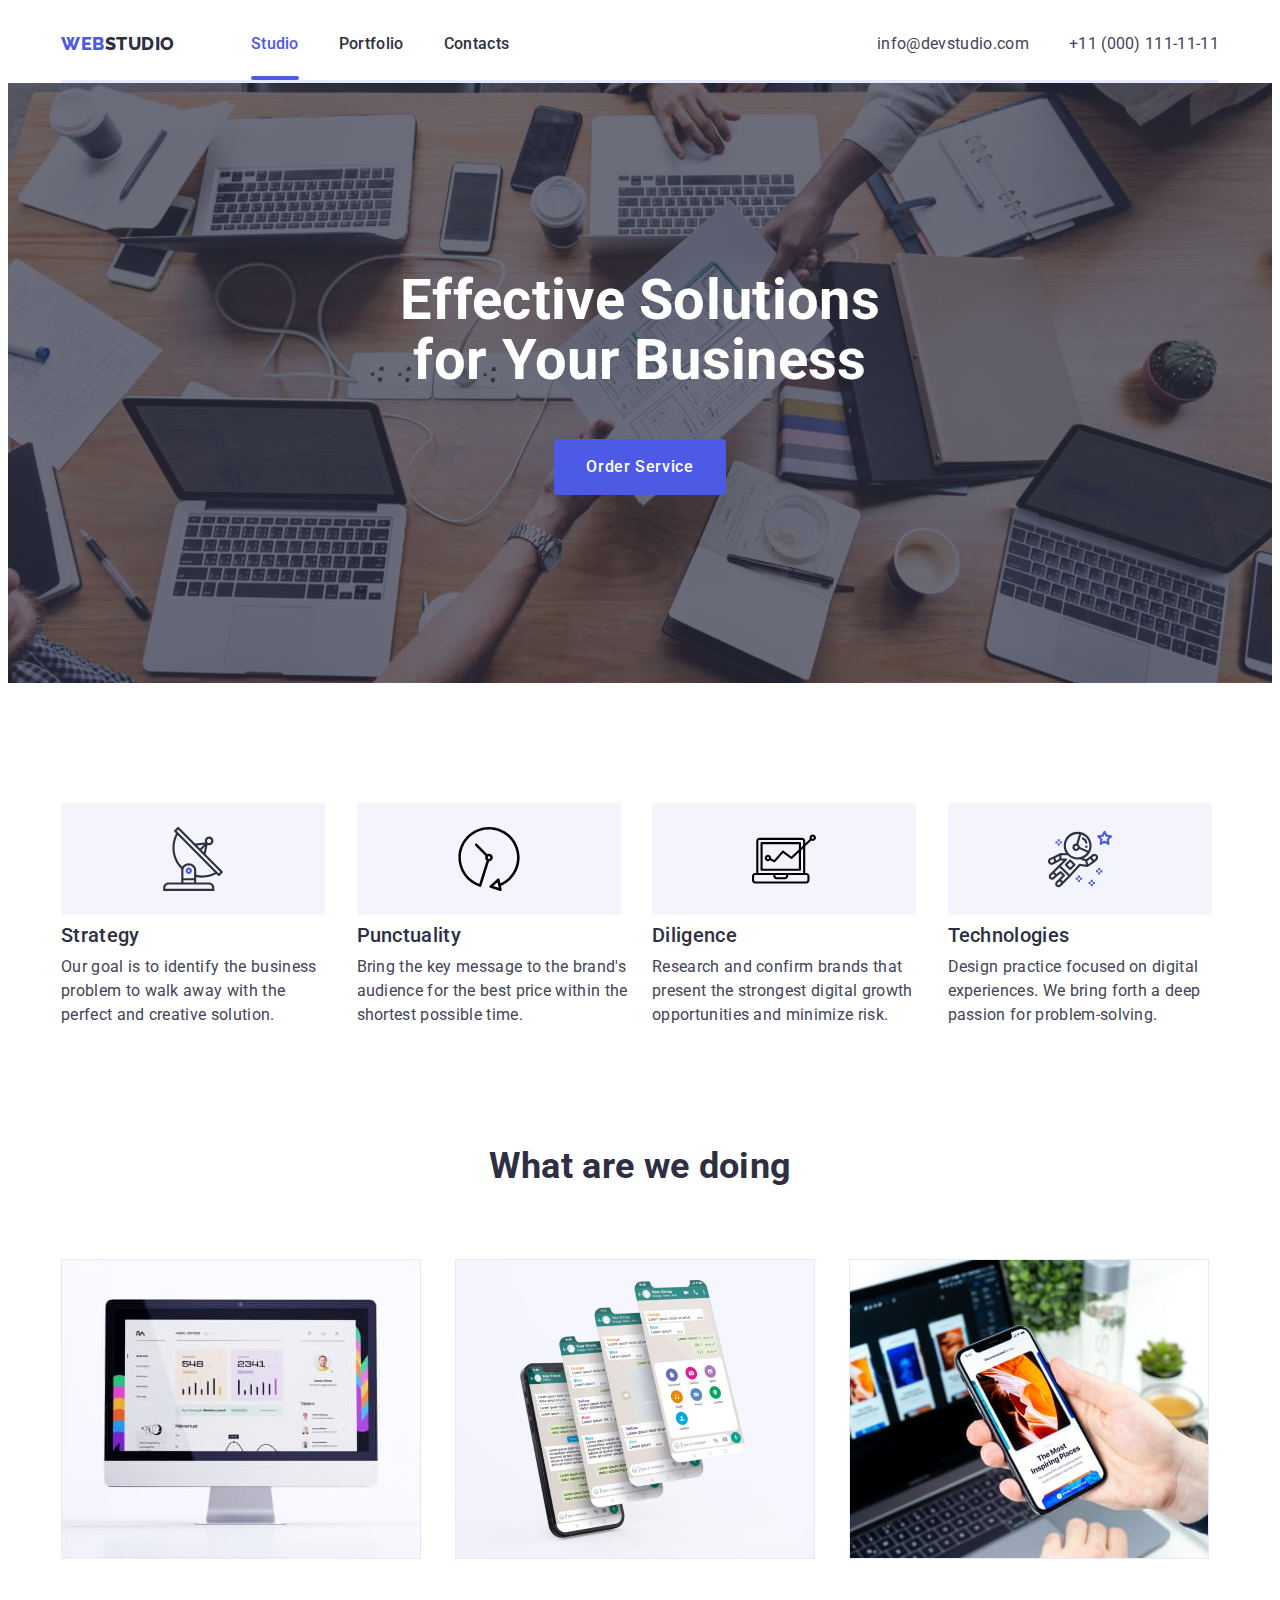
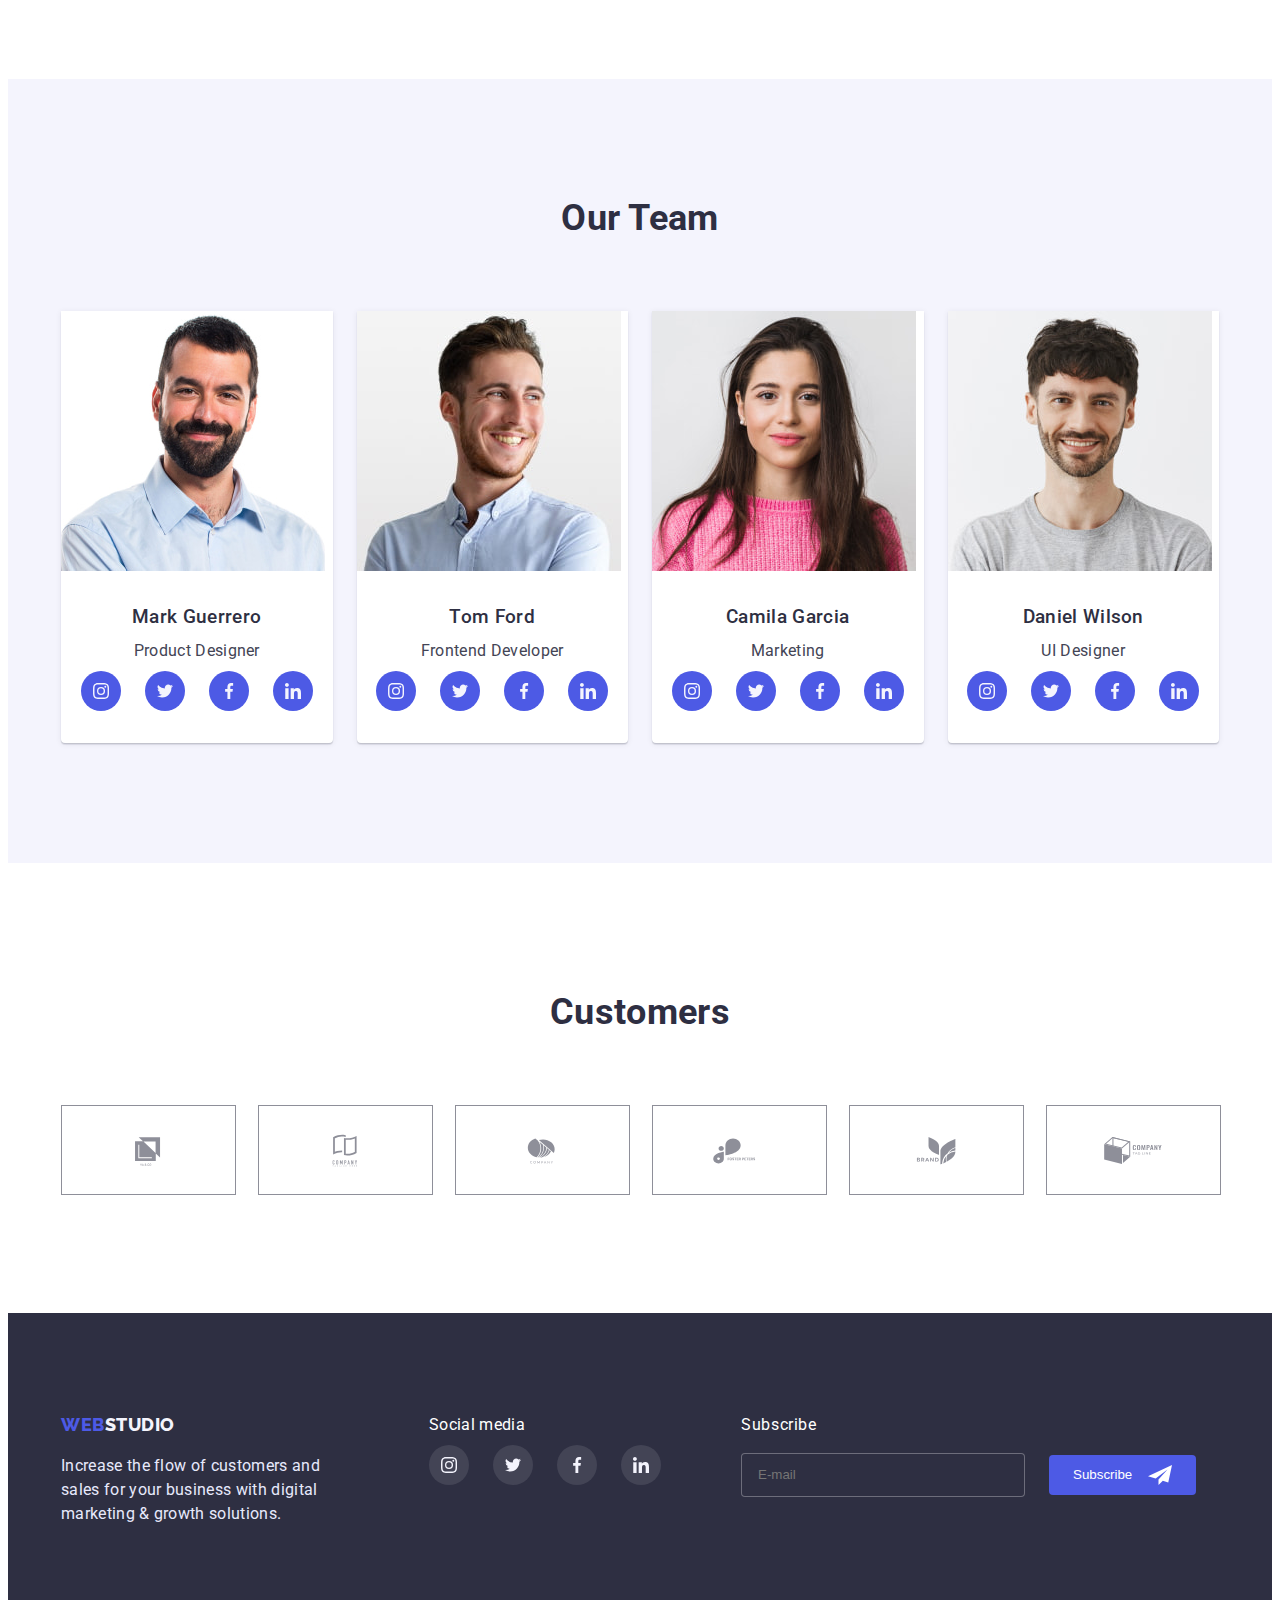
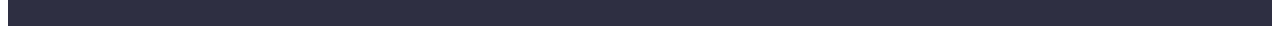
<file: index.html>
<!DOCTYPE html>
<html lang="en">
  <head>
    <meta charset="UTF-8" />
    <meta http-equiv="X-UA-Compatible" content="IE=edge" />
    <meta name="viewport" content="width=device-width, initial-scale=1.0" />
    <title>WebStudio</title>

    <link rel="preconnect" href="https://fonts.googleapis.com" />
    <link rel="preconnect" href="https://fonts.gstatic.com" crossorigin />
    <link
      href="https://fonts.googleapis.com/css2?family=Raleway:wght@800&family=Roboto:wght@400;500;700;900&display=swap"
      rel="stylesheet"
    />

    <link
      rel="stylesheet"
      href="https://cdnjs.cloudflare.com/ajax/libs/modern-normalize/1.1.0/modern-normalize.min.css"
      integrity="sha512-wpPYUAdjBVSE4KJnH1VR1HeZfpl1ub8YT/NKx4PuQ5NmX2tKuGu6U/JRp5y+Y8XG2tV+wKQpNHVUX03MfMFn9Q=="
      crossorigin="anonymous"
      referrerpolicy="no-referrer"
    />

    <!--Styles-->
    <link rel="stylesheet" href="./css/styles.css" />
  </head>
  <body>
    <header>
      <div class="container">
        <div class="header-container">
          <nav class="header-nav">
            <a href="./index.html" class="logo_first"
              >Web<span class="logo_second">Studio</span></a
            >

            <ul class="site-nav list">
              <li><a href="./index.html" class="link current">Studio</a></li>
              <li><a href="./portfolio.html" class="link">Portfolio</a></li>
              <li><a href="" class="link">Contacts</a></li>
            </ul>
          </nav>
          <address class="address-nav">
            <ul class="addres-contact list">
              <li>
                <a href="mailto:info@devstudio.com" class="link current"
                  >info@devstudio.com</a
                >
              </li>
              <li>
                <a href="tel:+110001111111" class="link current"
                  >+11 (000) 111-11-11</a
                >
              </li>
            </ul>
          </address>
        </div>
      </div>
    </header>

    <main>
      <section class="fon-hero-title">
        <div class="container">
          <h1 class="hero-title">Effective Solutions for Your Business</h1>
          <button class="button-main" data-modal-open>Order Service</button>
        </div>
      </section>

      <section class="block-description">
        <div class="container">
          <ul class="title-description">
            <li class="class-description">
              <div href="" class="description-icon">
                <svg class="photo-description">
                  <use href="./images/icons.svg#icon-strategy"></use>
                </svg>
              </div>

              <h3 class="section-title">Strategy</h3>
              <p class="section-description">
                Our goal is to identify the business problem to walk away with
                the perfect and creative solution.
              </p>
            </li>

            <li class="class-description">
              <div href="" class="description-icon">
                <svg class="photo-description">
                  <use href="./images/icons.svg#icon-punctuality"></use>
                </svg>
              </div>
              <h3 class="section-title">Punctuality</h3>
              <p class="section-description">
                Bring the key message to the brand's audience for the best price
                within the shortest possible time.
              </p>
            </li>

            <li class="class-description">
              <div href="" class="description-icon">
                <svg class="photo-description">
                  <use href="./images/icons.svg#icon-diligence"></use>
                </svg>
              </div>
              <h3 class="section-title">Diligence</h3>
              <p class="section-description">
                Research and confirm brands that present the strongest digital
                growth opportunities and minimize risk.
              </p>
            </li>

            <li class="class-description">
              <div href="" class="description-icon">
                <svg class="photo-description">
                  <use href="./images/icons.svg#icon-technology"></use>
                </svg>
              </div>

              <h3 class="section-title">Technologies</h3>
              <p class="section-description">
                Design practice focused on digital experiences. We bring forth a
                deep passion for problem-solving.
              </p>
            </li>
          </ul>
        </div>
      </section>

      <section class="block-doing">
        <div class="container">
          <h2 class="doing">What are we doing</h2>
          <ul class="doing-section">
            <li class="doing-colm">
              <img
                class="photo"
                src="./images/img_1.jpg"
                alt="img1"
                width="360"
              />
            </li>
            <li class="doing-colm">
              <img
                class="photo"
                src="./images/img_2.jpg"
                alt="img2"
                width="360"
              />
            </li>
            <li class="doing-colm">
              <img
                class="photo"
                src="./images/img_3.jpg"
                alt="img3"
                width="360"
              />
            </li>
          </ul>
        </div>
      </section>

      <section class="teams-fon">
        <div class="container">
          <h2 class="teams">Our Team</h2>
          <ul class="team-class">
            <li class="worker-fon">
              <img
                class="photo"
                src="./images/team_card_1.jpg"
                alt="Team Card 1"
                width="264"
                height="260"
              />
              <div class="worker-section">
                <h3 class="worker">Mark Guerrero</h3>
                <p class="team-job">Product Designer</p>
                <ul class="social-list">
                  <li class="social-class">
                    <a href="https://www.instagram.com/" class="social-icon">
                      <svg class="social-item">
                        <use href="./images/icons.svg#icon-instagram"></use>
                      </svg>
                    </a>
                  </li>

                  <li class="social-class">
                    <a href="https://twitter.com/?lang=uk" class="social-icon">
                      <svg class="social-item">
                        <use href="./images/icons.svg#icon-twitter"></use>
                      </svg>
                    </a>
                  </li>

                  <li class="social-class">
                    <a href="https://www.facebook.com/" class="social-icon">
                      <svg class="social-item">
                        <use href="./images/icons.svg#icon-facebook"></use>
                      </svg>
                    </a>
                  </li>

                  <li class="social-class">
                    <a href="https://www.linkedin.com" class="social-icon">
                      <svg class="social-item">
                        <use href="./images/icons.svg#icon-linkedin"></use>
                      </svg>
                    </a>
                  </li>
                </ul>
              </div>
            </li>

            <li class="worker-fon">
              <img
                class="photo"
                src="./images/team_card_2.jpg"
                alt="Team Card 2"
                width="264"
                height="260"
              />
              <div class="worker-section">
                <h3 class="worker">Tom Ford</h3>
                <p class="team-job">Frontend Developer</p>
                <ul class="social-list">
                  <li class="social-class">
                    <a href="https://www.instagram.com/" class="social-icon">
                      <svg class="social-item">
                        <use href="./images/icons.svg#icon-instagram"></use>
                      </svg>
                    </a>
                  </li>

                  <li class="social-class">
                    <a href="https://twitter.com/?lang=uk" class="social-icon">
                      <svg class="social-item">
                        <use href="./images/icons.svg#icon-twitter"></use>
                      </svg>
                    </a>
                  </li>

                  <li class="social-class">
                    <a href="https://www.facebook.com/" class="social-icon">
                      <svg class="social-item">
                        <use href="./images/icons.svg#icon-facebook"></use>
                      </svg>
                    </a>
                  </li>

                  <li class="social-class">
                    <a href="https://www.linkedin.com" class="social-icon">
                      <svg class="social-item">
                        <use href="./images/icons.svg#icon-linkedin"></use>
                      </svg>
                    </a>
                  </li>
                </ul>
              </div>
            </li>

            <li class="worker-fon">
              <img
                class="photo"
                src="./images/team_card_3.jpg"
                alt="Team Card 3"
                width="264"
                height="260"
              />
              <div class="worker-section">
                <h3 class="worker">Camila Garcia</h3>
                <p class="team-job">Marketing</p>
                <ul class="social-list">
                  <li class="social-class">
                    <a href="https://www.instagram.com/" class="social-icon">
                      <svg class="social-item">
                        <use href="./images/icons.svg#icon-instagram"></use>
                      </svg>
                    </a>
                  </li>

                  <li class="social-class">
                    <a href="https://twitter.com/?lang=uk" class="social-icon">
                      <svg class="social-item">
                        <use href="./images/icons.svg#icon-twitter"></use>
                      </svg>
                    </a>
                  </li>

                  <li class="social-class">
                    <a href="https://www.facebook.com/" class="social-icon">
                      <svg class="social-item">
                        <use href="./images/icons.svg#icon-facebook"></use>
                      </svg>
                    </a>
                  </li>

                  <li class="social-class">
                    <a href="https://www.linkedin.com" class="social-icon">
                      <svg class="social-item">
                        <use href="./images/icons.svg#icon-linkedin"></use>
                      </svg>
                    </a>
                  </li>
                </ul>
              </div>
            </li>

            <li class="worker-fon">
              <img
                class="photo"
                src="./images/team_card_4.jpg"
                alt="Team Card 4"
                width="264"
                height="260"
              />
              <div class="worker-section">
                <h3 class="worker">Daniel Wilson</h3>
                <p class="team-job">UI Designer</p>
                <ul class="social-list">
                  <li class="social-class">
                    <a href="https://www.instagram.com/" class="social-icon">
                      <svg class="social-item">
                        <use href="./images/icons.svg#icon-instagram"></use>
                      </svg>
                    </a>
                  </li>

                  <li class="social-class">
                    <a href="https://twitter.com/?lang=uk" class="social-icon">
                      <svg class="social-item">
                        <use href="./images/icons.svg#icon-twitter"></use>
                      </svg>
                    </a>
                  </li>

                  <li class="social-class">
                    <a href="https://www.facebook.com/" class="social-icon">
                      <svg class="social-item">
                        <use href="./images/icons.svg#icon-facebook"></use>
                      </svg>
                    </a>
                  </li>

                  <li class="social-class">
                    <a
                      href="https://www.linkedin.com/login"
                      class="social-icon"
                    >
                      <svg class="social-item">
                        <use href="./images/icons.svg#icon-linkedin"></use>
                      </svg>
                    </a>
                  </li>
                </ul>
              </div>
            </li>
          </ul>
        </div>
      </section>

      <section class="customers-block">
        <div class="container">
          <h2 class="title-customers">Customers</h2>

          <ul class="customers-list">
            <li class="customers-photo">
              <a href="" class="customers-icon">
                <svg class="photo-customers">
                  <use href="./images/icons.svg#icon-client-1"></use>
                </svg>
              </a>
            </li>

            <li class="customers-photo">
              <a href="" class="customers-icon">
                <svg class="photo-customers">
                  <use href="./images/icons.svg#icon-client-2"></use>
                </svg>
              </a>
            </li>

            <li class="customers-photo">
              <a href="" class="customers-icon">
                <svg class="photo-customers">
                  <use href="./images/icons.svg#icon-client-3"></use>
                </svg>
              </a>
            </li>

            <li class="customers-photo">
              <a href="" class="customers-icon">
                <svg class="photo-customers">
                  <use href="./images/icons.svg#icon-client-4"></use>
                </svg>
              </a>
            </li>

            <li class="customers-photo">
              <a href="" class="customers-icon">
                <svg class="photo-customers">
                  <use href="./images/icons.svg#icon-client-5"></use>
                </svg>
              </a>
            </li>
            <li class="customers-photo">
              <a href="" class="customers-icon">
                <svg class="photo-customers">
                  <use href="./images/icons.svg#icon-client-6"></use>
                </svg>
              </a>
            </li>
          </ul>
        </div>
      </section>
    </main>

    <footer class="footer">
      <div class="container">
        <div class="footer-section">
          <div class="footer-info">
            <a href="./index.html" class="logo_first"
              >Web<span class="logo_second_footer">Studio</span></a
            >
            <!--<div class="footer-text">-->
            <p class="footer-text">
              Increase the flow of customers and sales for your business with
              digital marketing & growth solutions.
            </p>
          </div>

          <div class="footer-contect">
            <p class="fooret-title">Social media</p>
            <ul class="footer-list">
              <li class="footer-class">
                <a href="" class="footer-icon">
                  <svg class="footer-item">
                    <use href="./images/icons.svg#icon-instagram"></use>
                  </svg>
                </a>
              </li>

              <li class="footer-class">
                <a href="" class="footer-icon">
                  <svg class="footer-item">
                    <use href="./images/icons.svg#icon-twitter"></use>
                  </svg>
                </a>
              </li>

              <li class="footer-class">
                <a href="" class="footer-icon">
                  <svg class="footer-item">
                    <use href="./images/icons.svg#icon-facebook"></use>
                  </svg>
                </a>
              </li>

              <li class="footer-class">
                <a href="" class="footer-icon">
                  <svg class="footer-item">
                    <use href="./images/icons.svg#icon-linkedin"></use>
                  </svg>
                </a>
              </li>
            </ul>
          </div>
          <div class="footer-subscribe">
            <p class="title-subscribe">Subscribe</p>
            <form class="subscribe">
              <input
                class="input-subscribe"
                type="text"
                name="input-subscribe"
                placeholder="E-mail"
              />

              <button class="button-footer-subscribe" type="submit">
                Subscribe
                <svg class="footer-item-img">
                  <use href="./images/icons.svg#icon-subscribe"></use>
                </svg>
              </button>
            </form>
          </div>
        </div>
      </div>
    </footer>

    <div class="backdropt is-hidden" data-modal>
      <div class="modal">
        <button class="modal-close" type="button" data-modal-close>
          <svg class="button-modal">
            <use href="./images/icons.svg#icon-close"></use>
          </svg>
        </button>
        <form
          class="contact-form"
          name="contact-form"
          autocomplete="on"
          novalidate
        >
          <p class="contact-title">
            Leave your contacts and we will call you back
          </p>

          <div class="form-customers">
            <label class="user-info"
              >Name
              <input class="info-name" type="text" name="info-name" />
              <svg class="contact-item">
                <use href="./images/icons.svg#icon-contact"></use>
              </svg>
            </label>
          </div>

          <div class="form-customers">
            <label class="user-info"
              >Phone
              <input class="info-name" type="text" name="info-name" />
              <svg class="contact-item">
                <use href="./images/icons.svg#icon-phone"></use>
              </svg>
            </label>
          </div>

          <div class="form-customers">
            <label class="user-info"
              >Email
              <input class="info-name" type="Email" name="info-name" />
              <svg class="contact-item">
                <use href="./images/icons.svg#icon-email"></use>
              </svg>
            </label>
          </div>

          <div class="form-customers">
            <label class="form-comment"
              >Comment
              <textarea
                class="user-comment"
                id="user-comment"
                placeholder="Text input"
              ></textarea>
            </label>
          </div>

          <div class="form-checkbox">
            <label class="form-private" for="private-policy">
              <input
                class="checkbox-input"
                id="private-policy"
                type="checkbox"
                name="user-policy"
              />
              <span class="checkbox-icon"></span>
              I accept the terms and conditions of the
              <a class="link-pivate" href="">Privacy Policy</a>
            </label>
          </div>

          <div class="button-send">
            <button class="button-customers" type="submit">Send</button>
          </div>
        </form>
      </div>
    </div>
    <script src="./js/modal.js"></script>
  </body>
</html>
</file>
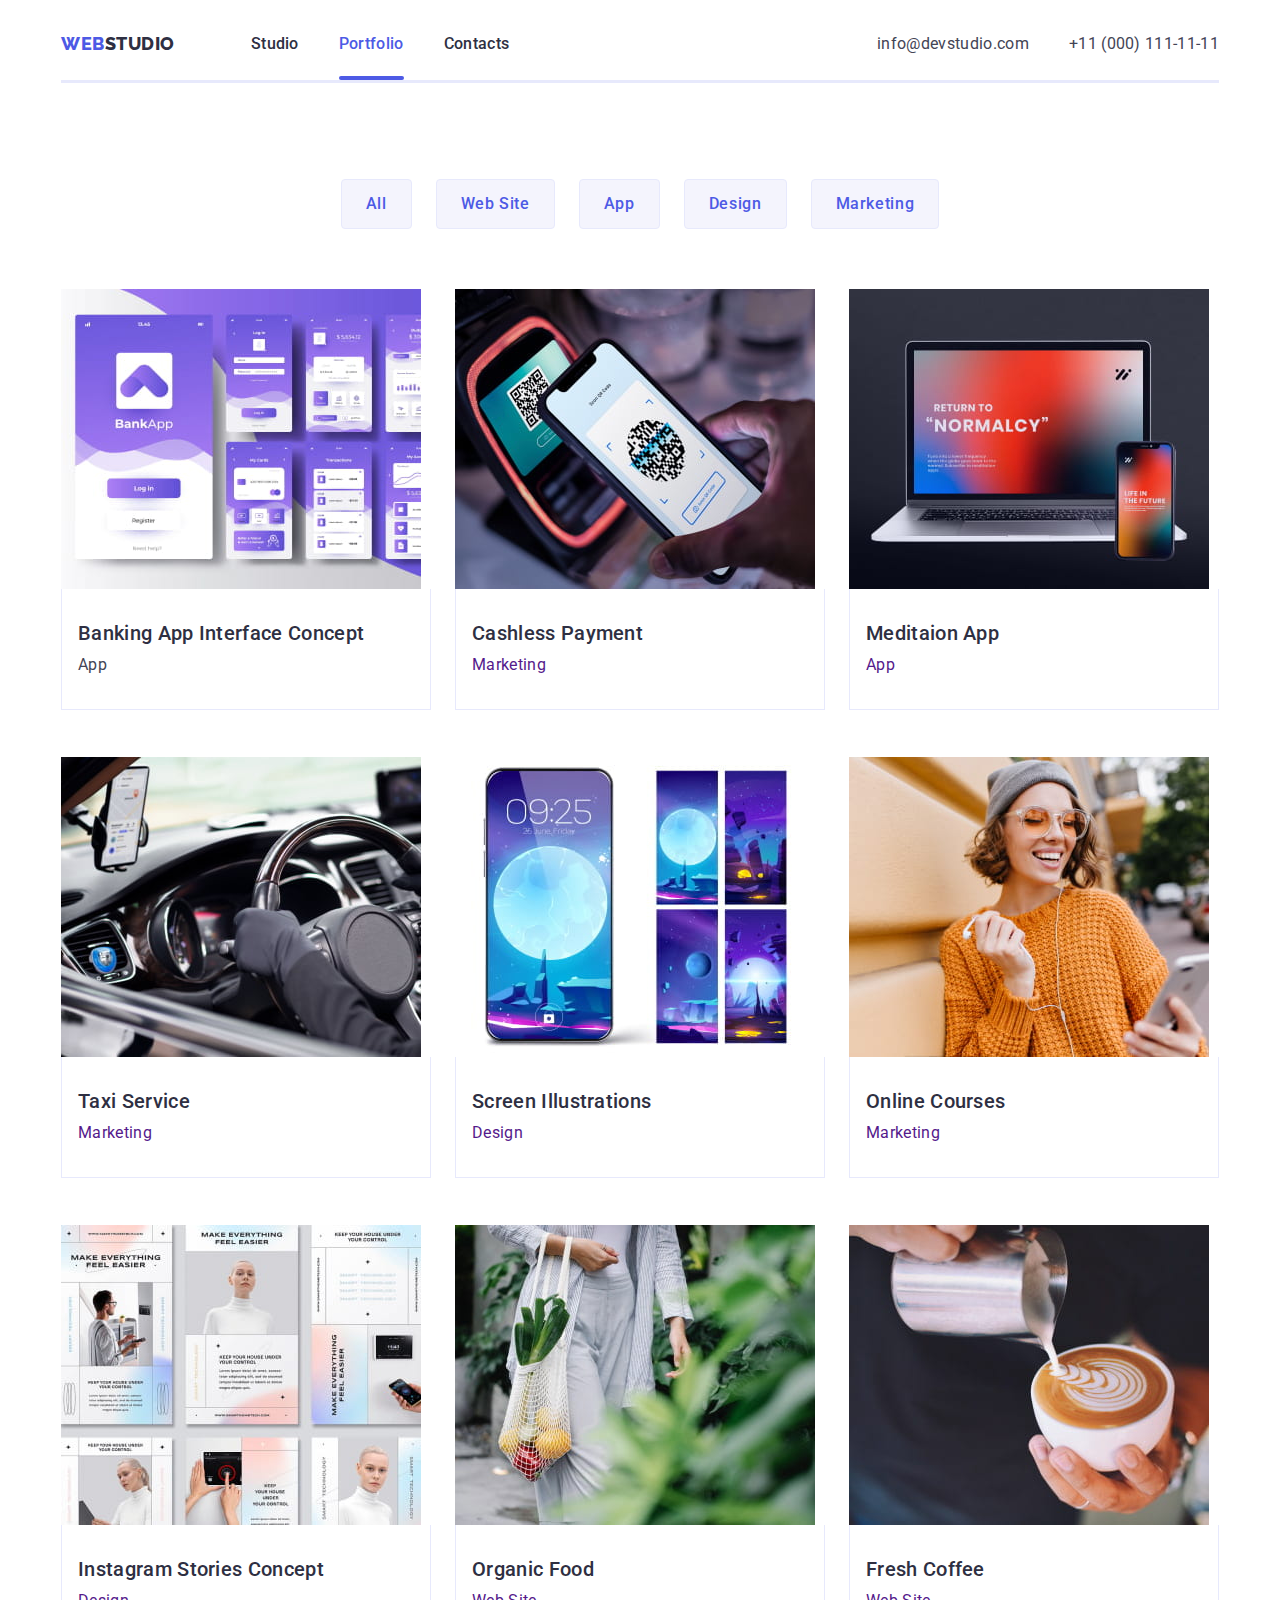
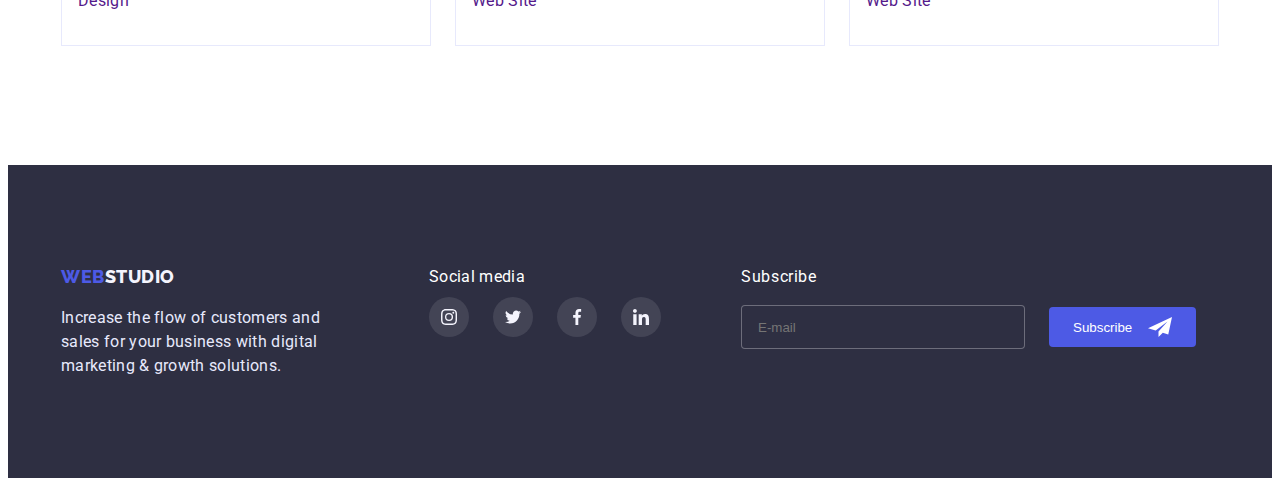
<file: portfolio.html>
<!DOCTYPE html>
<html lang="en">
<head>
    <meta charset="UTF-8">
    <meta http-equiv="X-UA-Compatible" content="IE=edge">
    <meta name="viewport" content="width=device-width, initial-scale=1.0">
    <title>Portfolio</title>

    <link rel="preconnect" href="https://fonts.googleapis.com">
    <link rel="preconnect" href="https://fonts.gstatic.com" crossorigin>
    <link href="https://fonts.googleapis.com/css2?family=Raleway:wght@800&family=Roboto:wght@400;500;700;900&display=swap" rel="stylesheet">

    <link rel="stylesheet" href="https://cdnjs.cloudflare.com/ajax/libs/modern-normalize/1.1.0/modern-normalize.min.css" integrity="sha512-wpPYUAdjBVSE4KJnH1VR1HeZfpl1ub8YT/NKx4PuQ5NmX2tKuGu6U/JRp5y+Y8XG2tV+wKQpNHVUX03MfMFn9Q==" crossorigin="anonymous" referrerpolicy="no-referrer" />
    
 <link rel="stylesheet" href="./css/styles.css"> 

</head>

<body>
       
    <header>
        <div class="container">
            <div class="header-container">
        <nav class="header-nav">
            <a href="./index.html" class="logo_first">Web<span class="logo_second">Studio</span></a>
            <ul class="site-nav list">
                <li><a href="./index.html" class="link">Studio</a></li>
                <li><a href="" class="link current">Portfolio</a></li>
                <li><a href="" class="link">Contacts</a></li>
            </ul>
        </nav>
        <address class="address-nav">
            <ul class="addres-contact list">
            <li><a href="mailto:info@devstudio.com" class="link current">info@devstudio.com</a></li>
            <li><a href="tel:+110001111111" class="link current">+11 (000) 111-11-11</a></li>
        </ul>        
        </address>
    </div>
    </div>
    </header>
    
    
    <main>
        <section class="fon-section">

            <div class="container">
            <!--button-services-->
            <ul class="button-port">
                <li><button class="button-nav-port">All</button></li>
                <li><button class="button-nav-port">Web Site</button></li>
                <li><button class="button-nav-port">App</button></li>
                <li><button class="button-nav-port">Design</button></li>
                <li><button class="button-nav-port">Marketing</button></li>
            </ul>

        <!--services-->
                <ul class="fon-photo">
                                     
                        
                        <li class="block-photo">
                            <div class="block-image">
                            <a href="" class="photo-link">
                            <img class="photo" src="./images/img_banking.jpg" alt="Banking App Interface Concept App" width="360" height="300">
                            <div class="block-photo-description">
                                <p>14 Stylish and User-Friendly App Design Concepts · Task Manager App · Calorie Tracker App · Exotic Fruit Ecommerce App ·
                                Cloud Storage App</p>
                            </div>
                            </div>

                                <div class="title-section">
                            <h2 class="section-title-photo">Banking App Interface Concept</h2>
                            <p class="description-photo">App</p>
                                </div>
                            </a>
                          </li>
                
                

                

                        <li class="block-photo">
                            <div class="block-image">
                            <a href="" class="photo-link">
                            <img class="photo" src="./images/img_payment.jpg" alt="Cashless Payment" width="360" height="300">
                            <div class="block-photo-description">
                                <p>14 Stylish and User-Friendly App Design Concepts · Task Manager App · Calorie Tracker App · Exotic Fruit
                                    Ecommerce App · Cloud Storage App</p>
                            </div>
                            </div>
                            <div class="title-section">
                            <h2 class="section-title-photo">Cashless Payment</h2>
                            <p class="description">Marketing</p>
                            </div>
                            </a>
                            </li>
                
                          

                        <li class="block-photo">
                            <div class="block-image">
                        <a href="" class="photo-link">
                        <img class="photo" src="./images/meditaion_app.jpg" alt="Meditaion App">
                        <div class="block-photo-description">
                            <p>14 Stylish and User-Friendly App Design Concepts · Task Manager App · Calorie Tracker App · Exotic Fruit
                                Ecommerce App · Cloud Storage App</p>
                        </div>
                        </div>
                        <div class="title-section">
                        <h2 class="section-title-photo">Meditaion App</h2>
                        <p class="description">App</p>
                        </div>
                        </a>
                        </li>


                        <li class="block-photo">
                            <div class="block-image">
                            <a href="" class="photo-link">
                        <img class="photo" src="./images/img_taxi.jpg" alt="Taxi Service">
                        <div class="block-photo-description">
                            <p>14 Stylish and User-Friendly App Design Concepts · Task Manager App · Calorie Tracker App · Exotic Fruit
                                Ecommerce App · Cloud Storage App</p>
                        </div>
                        </div>
                        <div class="title-section">
                        <h2 class="section-title-photo">Taxi Service</h2>
                        <p class="description">Marketing</p>
                        </div>
                        </a>
                        </li>


                            <li class="block-photo">
                                <div class="block-image">
                                <a href="" class="photo-link">
                            <img class="photo" src="./images/img_screen.jpg" alt="Screen Illustrations">
                            <div class="block-photo-description">
                                <p>14 Stylish and User-Friendly App Design Concepts · Task Manager App · Calorie Tracker App · Exotic Fruit
                                    Ecommerce App · Cloud Storage App</p>
                            </div>
                            </div>
                            <div class="title-section">
                            <h2 class="section-title-photo">Screen Illustrations</h2>
                            <p class="description">Design</p>
                            </div>
                                </a>
                            </li>



                            <li class="block-photo">
                                <a href="" class="photo-link">
                                    <div class="block-image">
                            <img class="photo" src="./images/img_online.jpg" alt="Online Courses">
                            <div class="block-photo-description">
                                <p>14 Stylish and User-Friendly App Design Concepts · Task Manager App · Calorie Tracker App · Exotic Fruit
                                    Ecommerce App · Cloud Storage App</p>
                            </div>
                            </div>
                            <div class="title-section">
                            <h2 class="section-title-photo">Online Courses</h2>
                            <p class="description">Marketing</p>
                            </div>
                                </a>
                            </li>



                            <li class="block-photo">
                                <div class="block-image">
                                <a href="" class="photo-link">
                            <img class="photo" src="./images/img_instagram.jpg" alt="Instagram Stories Concept">
                            <div class="block-photo-description">
                                <p>14 Stylish and User-Friendly App Design Concepts · Task Manager App · Calorie Tracker App · Exotic Fruit
                                    Ecommerce App · Cloud Storage App</p>
                            </div>
                            </div>
                            <div class="title-section">
                            <h2 class="section-title-photo">Instagram Stories Concept</h2>
                            <p class="description">Design</p>
                            </div>
                            </a>
                        </li>



                            <li class="block-photo">
                                <div class="block-image">
                                <a href="" class="photo-link">
                            <img class="photo" src="./images/img_food.jpg" alt="Organic Food">
                            <div class="block-photo-description">
                                <p class="description-hover">14 Stylish and User-Friendly App Design Concepts · Task Manager App · Calorie Tracker App · Exotic Fruit
                                    Ecommerce App · Cloud Storage App</p>
                            </div>
                            </div>
                            <div class="title-section">
                            <h2 class="section-title-photo">Organic Food</h2>
                            <p class="description">Web Site</p>
                            </div>
                                </a>
                            </li>



                            <li class="block-photo">
                                <div class="block-image">
                                <a href="" class="photo-link">
                            <img class="photo" src="./images/img_coffee.jpg" alt="Fresh Coffee">
                            <div class="block-photo-description">
                                <p>14 Stylish and User-Friendly App Design Concepts · Task Manager App · Calorie Tracker App · Exotic Fruit
                                    Ecommerce App · Cloud Storage App</p>
                            </div>
                            </div>
                            <div class="title-section">
                            <h2 class="section-title-photo">Fresh Coffee</h2>
                            <p class="description">Web Site</p>
                            </div>
                                </a>
                            </li>
                    
                </ul>
            
        </section>

    </main>



        <footer class="footer">
      <div class="container">
        <div class="footer-section">
          <div class="footer-info">
            <a href="./index.html" class="logo_first"
              >Web<span class="logo_second_footer">Studio</span></a
            >
            <!--<div class="footer-text">-->
            <p class="footer-text">
              Increase the flow of customers and sales for your business with
              digital marketing & growth solutions.
            </p>
          </div>

          <div class="footer-contect">
            <p class="fooret-title">Social media</p>
            <ul class="footer-list">
              <li class="footer-class">
                <a href="" class="footer-icon">
                  <svg class="footer-item">
                    <use href="./images/icons.svg#icon-instagram"></use>
                  </svg>
                </a>
              </li>

              <li class="footer-class">
                <a href="" class="footer-icon">
                  <svg class="footer-item">
                    <use href="./images/icons.svg#icon-twitter"></use>
                  </svg>
                </a>
              </li>

              <li class="footer-class">
                <a href="" class="footer-icon">
                  <svg class="footer-item">
                    <use href="./images/icons.svg#icon-facebook"></use>
                  </svg>
                </a>
              </li>

              <li class="footer-class">
                <a href="" class="footer-icon">
                  <svg class="footer-item">
                    <use href="./images/icons.svg#icon-linkedin"></use>
                  </svg>
                </a>
              </li>
            </ul>
          </div>
          <div class="footer-subscribe">
            <p class="title-subscribe">Subscribe</p>
            <form class="subscribe">
              <input
                class="input-subscribe"
                type="text"
                name="input-subscribe"
                placeholder="E-mail"
              />

              <button class="button-footer-subscribe" type="submit">
                Subscribe
                <svg class="footer-item-img">
                  <use href="./images/icons.svg#icon-subscribe"></use>
                </svg>
              </button>
            </form>
          </div>
        </div>
      </div>
    </footer>

 
</body>
</html>
</file>
<file: css/styles.css>
:root {
  --text: #434455;
  --dark: #2e2f42;
  --second-text-color: #fff;
  --primary-brand: #4d5ae5;
  --light: #f4f4fd;
  --pressed-state: #404bbf;
  --button-noactive: #f4f4fd;
  --accent: #e7e9fc;
  --success: #31d0aa;
  --subtle-text: #8e8f99;
  --modal-overlay: #2e2f4266;
  --hero-background: #2e2f42b2;
  --block-hover: #2e2f4214;
  --modal-color: #fcfcfc;
  --checkbox-icon: #2e2f42;
  --private-info: #757575;
}

body {
  font-family: Roboto, sans-serif;
  color: var(--dark);
  background-color: var(--second-text-color);
  font-size: 16px;
  line-height: 1.5;
  letter-spacing: 0.02em;
  text-decoration: none;
}

.container {
  width: 1158px;
  padding-right: 15px;
  padding-left: 15px;
  margin-right: auto;
  margin-left: auto;
}

ul {
  list-style: none;
}

p,
h1,
h2,
h3,
h4,
h5,
ul {
  padding: 0;
  margin: 0;
}
.photo {
  display: block;
  max-width: 100%;
  height: auto;
}

/*logo*/

.header-container {
  display: flex;
  align-items: center;
  gap: 40px;

  border-bottom-style: solid;
  border-bottom-color: var(--accent);
}

.header-nav {
  display: flex;
  align-items: center;
  flex-grow: 1;
  gap: 76px;
}

.address-nav {
  display: flex;
  align-items: center;
}

.logo_first {
  font-family: Raleway, sans-serif;
  color: var(--primary-brand);
  font-weight: 800;
  font-size: 18px;
  line-height: 1.33;
  text-decoration: none;
  text-transform: uppercase;
  letter-spacing: 0.03em;
}

.logo_second {
  color: var(--dark);
}

.site-nav {
  display: flex;
  gap: 40px;
}

.site-nav .link {
  position: relative;

  color: var(--dark);
  font-weight: 500;
  text-decoration: none;
  padding: 24px 0;
  display: block;
}

.site-nav .link.current::after {
  position: absolute;
  bottom: 0;
  display: block;
  width: 100%;
  height: 4px;
  border-radius: 2px;
  background-color: currentColor;
  content: "";
  transition: color 250ms cubic-bezier(0.4, 0, 0.2, 1);
}

.site-nav .link:hover,
.site-nav .link:focus {
  color: var(--pressed-state);
}

.site-nav .link.current {
  color: var(--primary-brand);
  text-decoration: none;
}

.addres-contact {
  display: flex;
  gap: 40px;
}

.addres-contact .link {
  color: var(--text);
  text-decoration: none;
  font-style: normal;
  padding: 24px 0;
  display: block;
  transition: color 250ms cubic-bezier(0.4, 0, 0.2, 1);
}

.addres-contact .link:hover,
.addres-contact .link:focus {
  color: var(--pressed-state);
}

.fon-hero-title {
  padding-top: 188px;
  padding-bottom: 188px;

  text-align: center;
  background-image: linear-gradient(
      rgba(46, 47, 66, 0.7),
      rgba(46, 47, 66, 0.7)
    ),
    url("../images/people-office.jpg");
  background-color: var(--second-text-color);
  background-repeat: no-repeat;
  background-position: center;
  background-size: 1440px auto;
}

.hero-title {
  color: var(--second-text-color);
  font-weight: 700;
  font-size: 56px;
  line-height: 1.07;
  max-width: 494px;
  margin: 0 auto 48px;
}

.button-main {
  font-family: Roboto, sans-serif;
  background-color: var(--primary-brand);
  color: var(--second-text-color);
  font-weight: 500;
  font-size: 16px;
  line-height: 1.5;
  border-radius: 4px;
  border: 0px;
  padding: 16px 32px;
  margin-left: auto;
  text-align: center;
  cursor: pointer;
  letter-spacing: 0.04em;
  transition: color 250ms cubic-bezier(0.4, 0, 0.2, 1),
    background-color 250ms cubic-bezier(0.4, 0, 0.2, 1);
}

.button-main:hover,
.button-main:focus {
  color: var(--second-text-color);
  background-color: var(--pressed-state);
}

.block-description {
  display: flex;
  flex-wrap: wrap;
  padding-top: 120px;
  padding-bottom: 120px;
  gap: 24px;
}

.title-description {
  display: flex;
  flex-wrap: wrap;
  gap: 24px;
}

.class-description {
  flex-basis: calc((100% - 72px) / 4);
}

.description-icon {
  display: flex;
  align-items: center;
  justify-content: center;
  margin-bottom: 8px;
  width: 264px;
  height: 112px;
  background-color: var(--light);
}

.photo-description {
  width: 64px;
  height: 64px;
}

.section-title {
  color: var(--dark);
  font-weight: 500;
  font-size: 20px;
  line-height: 1.2;
  text-align: left;
  margin-bottom: 8px;
}

.section-description {
  color: var(--text);
}

.block-doing {
  padding-bottom: 120px;
}

.doing {
  color: var(--dark);
  font-weight: 700;
  font-size: 36px;
  line-height: 1.11;
  text-align: center;
  flex-wrap: wrap;
  gap: 24px;
}

.doing-section {
  display: flex;
  gap: 24px;
  margin-top: 72px;
}

.doing-colm {
  flex-basis: calc((100% - 48px) / 3);
}

.teams-fon {
  background-color: var(--light);
  padding-bottom: 120px;
  padding-top: 120px;
}

.teams {
  color: var(--dark);
  font-weight: 700;
  font-size: 36px;
  line-height: 1.11;
  text-align: center;
  margin-bottom: 72px;
}

.team-class {
  display: flex;
  gap: 24px;
  flex-wrap: wrap;
  margin: 0;
  padding: 0;
}

.worker-fon {
  font-size: 16px;
  line-height: 1.5;
  height: 224px;
  flex-basis: calc((100% - 72px) / 4);
  background: var(--second-text-color);
  box-shadow: 0px 1px 6px rgba(46, 47, 66, 0.08),
    0px 1px 1px rgba(46, 47, 66, 0.16), 0px 2px 1px rgba(46, 47, 66, 0.08);
  border-radius: 0px 0px 4px 4px;
  display: block;
  max-width: 100%;
  height: auto;
}

.worker-section {
  text-align: center;
  padding-top: 32px;
  padding-bottom: 32px;
}

.worker {
  color: var(--dark);
  font-weight: 500;
  margin-bottom: 8px;
}
.team-job {
  color: var(--text);
}

.fon-section {
  padding-top: 96px;
  padding-bottom: 120px;
}
/*.button-section {
    padding-top: 83px;
    padding-bottom: 60px;
}*/

.button-port {
  display: flex;
  gap: 24px;
  text-align: center;
  flex-wrap: wrap;
  justify-content: center;
}

.button-nav-port {
  font-family: Roboto, sans-serif;
  font-weight: 500;
  border: 1px solid var(--accent);
  background-color: var(--button-noactive);
  color: var(--primary-brand);
  font-size: 16px;
  line-height: 1.5;
  cursor: pointer;
  letter-spacing: 0.04em;
  padding: 12px 24px;
  border-radius: 4px;
  transition: color 250ms cubic-bezier(0.4, 0, 0.2, 1),
    background-color 250ms cubic-bezier(0.4, 0, 0.2, 1),
    box-shadow 250ms cubic-bezier(0.4, 0, 0.2, 1);
}

.button-nav-port:hover,
.button-nav-port:focus {
  color: var(--second-text-color);
  background-color: var(--pressed-state);
}

.button-nav-port:hover,
.button-nav-port:focus {
  box-shadow: 0px 2px 2px 0px #0000001f, 0px 2px 1px 0px #00000014,
    0px 3px 1px 0px #0000001a, 0px 4px 4px 0px #00000040;
}

.fon-photo {
  background-color: var(--second-text-color);
  border-color: var(--accent);
  display: flex;
  flex-wrap: wrap;
  gap: 48px 24px;
  margin-top: 60px;
}

.block-photo {
  flex-basis: calc((100% - 48px) / 3);
  height: 420px;
  transition: border 250ms cubic-bezier(0.4, 0, 0.2, 1),
    box-shadow 250ms cubic-bezier(0.4, 0, 0.2, 1);
}

.block-photo:hover {
  border: 1px solid #f4f4fd;
  box-shadow: 0px 1px 6px rgba(46, 47, 66, 0.08),
    0px 1px 1px rgba(46, 47, 66, 0.16), 0px 2px 1px rgba(46, 47, 66, 0.08);
}

.block-image {
  position: relative;
  overflow: hidden;
  transition: transform 250ms cubic-bezier(0.4, 0, 0.2, 1);
}

.photo-link {
  display: block;
  text-decoration: none;
  transition: box-shadow 250ms cubic-bezier(0.4, 0, 0.2, 1);
}

.photo-link:hover {
  box-shadow: 0px 1px 6px rgba(46, 47, 66, 0.08),
    0px 1px 1px rgba(46, 47, 66, 0.16), 0px 2px 1px rgba(46, 47, 66, 0.08);
}

.block-photo-description {
  color: var(--button-noactive);
  background-color: var(--primary-brand);
  position: absolute;
  top: 0;
  left: 0;
  width: 100%;
  height: 100%;
  padding: 40px 32px;
  transform: translateY(100%);
  transition: transform 250ms;
  transition-timing-function: cubic-bezier(0.4, 0, 0.2, 1);
}

.block-photo:hover .block-photo-description {
  transform: translateY(0);
}

.description-hover {
  color: var(--light);
  text-align: left;
}

.title-section {
  padding-top: 32px;
  padding-bottom: 32px;
  padding-left: 16px;
  border-left: 1px solid var(--accent);
  border-right: 1px solid var(--accent);
  border-bottom: 1px solid var(--accent);
}

.section-title-photo {
  color: var(--dark);
  font-weight: 500;
  font-size: 20px;
  line-height: 1.2;
  text-align: left;
  margin-bottom: 8px;
}

.link-block-photo {
  display: block;
}

.description-photo {
  color: var(--text);
}

.customers-block {
  padding-top: 130px;
  padding-bottom: 120px;
}

.title-customers {
  color: var(--dark);
  font-weight: 700;
  font-size: 36px;
  line-height: 1.11;
  text-align: center;
  margin-bottom: 72px;
}

.customers-list {
  display: flex;
  flex-wrap: wrap;
  gap: 24px;
}

.customers-photo {
  flex-basis: calc((100% - 120px) / 6);
  height: 88px;
}

.customers-icon {
  fill: var(--subtle-text);
  border: 1px solid var(--subtle-text);
  width: 100%;
  height: 100%;
  display: flex;
  align-items: center;
  justify-content: center;
  transition: fill 250ms cubic-bezier(0.4, 0, 0.2, 1),
    border 250ms cubic-bezier(0.4, 0, 0.2, 1);
}

.photo-customers {
  width: 104px;
  height: 56px;
}

.customers-icon:hover,
.customers-icon:focus {
  border: 1px solid var(--pressed-state);
  fill: var(--pressed-state);
}

.footer {
  color: var(--accent);
  background-color: var(--dark);
  padding-top: 100px;
  padding-bottom: 100px;
}

.footer-section {
  display: flex;
}

.logo_second_footer {
  font-weight: 800;
  color: var(--button-noactive);
}

.footer-text {
  width: 264px;
  margin-top: 16px;
}

.footer-contect {
  font-size: 16px;
  line-height: 1.5;
  display: block;
  max-width: 100%;
  height: auto;
  margin-left: 104px;
  margin-right: 80px;
}

.fooret-title {
  color: var(--second-text-color);
}

.footer-list {
  display: flex;
  justify-content: left;
  gap: 24px;
  margin-top: 8px;
}

.footer-class {
  width: 40px;
  height: 40px;
}

.footer-item {
  width: 16px;
  height: 16px;
}

.footer-icon {
  width: 100%;
  height: 100%;
  background-color: var(--text);
  fill: var(--second-text-color);
  border-radius: 50%;
  display: flex;
  align-items: center;
  justify-content: center;
  transition: background-color 250ms cubic-bezier(0.4, 0, 0.2, 1);
}

.footer-icon:hover,
.footer-icon:focus {
  background-color: var(--success);
}

.footer-subscribe {
  font-size: 16px;
  line-height: 1.5;
}

.title-subscribe {
  letter-spacing: 0.04em;
  padding-bottom: 16px;
  padding-right: 0;
  margin-right: 0;
  color: var(--second-text-color);
}

.subscribe {
  display: flex;
  flex-wrap: wrap;
  align-items: center;
  gap: 24px;
  flex-wrap: nowrap;
  flex-direction: row;
}

.input-subscribe {
  padding-left: 16px;
  width: 264px;
  height: 40px;
  border: 1px solid #ffffff4d;
  border-radius: 4px;
  background-color: var(--checkbox-icon);
  color: var(--second-text-color);
}

textarea#subscribe-name {
  resize: none;
}

.button-footer-subscribe {
  background-color: var(--primary-brand);
  border-radius: 4px;
  border: none;
  color: var(--second-text-color);
  display: flex;
  cursor: pointer;
  align-items: center;
  padding: 8px 24px;
  gap: 16px;
  transition: background-color 250ms cubic-bezier(0.4, 0, 0.2, 1);
}

.footer-item-img {
  width: 24px;
  height: 24px;
  fill: var(--second-text-color);
}

.button-footer-subscribe:hover,
.button-footer-subscribe:focus {
  background-color: var(--pressed-state);
}

.social-list {
  display: flex;
  justify-content: center;
  gap: 24px;
  margin-top: 8px;
}

.social-class {
  width: 40px;
  height: 40px;
}

.social-item {
  width: 16px;
  height: 16px;
}

.social-icon {
  width: 100%;
  height: 100%;
  background-color: var(--primary-brand);
  border-radius: 50%;
  fill: var(--second-text-color);
  display: flex;
  align-items: center;
  justify-content: center;
  transition: background-color 250ms cubic-bezier(0.4, 0, 0.2, 1);
}

.social-icon:hover,
.social-icon:focus {
  background-color: var(--pressed-state);
}

.backdropt {
  position: fixed;
  top: 0;
  left: 0;
  display: flex;
  align-items: center;
  justify-content: center;
  width: 100%;
  height: 100%;
  padding: 20px 0;
  background-color: rgba(46, 47, 66, 0.4);
  transition: opacity 500ms, visibility 500ms;
}

.backdropt.is-hidden {
  opacity: 0;
  visibility: hidden;
  pointer-events: none;
}

.backdropt.is-hidden .modal {
  transform: scale(0);
}

.modal {
  position: relative;
  width: 100%;
  max-width: 408px;
  max-height: 576px;
  height: 100%;
  padding: 72px 24px 24px;
  background-color: var(--modal-color);
  transition: transform 500ms;
}

.modal-close {
  position: absolute;
  top: 24px;
  right: 24px;
  width: 24px;
  height: 24px;
  border-radius: 50%;
  background: var(--accent);
  fill: var(--dark);
  border: 1px solid rgba(0, 0, 0, 0.1);
  box-shadow: 0px 2px 1px 0px rgba(0, 0, 0, 0.2);
  box-shadow: 0px 1px 3px 0px rgba(0, 0, 0, 0.12);
  box-shadow: 0px 1px 1px 0px rgba(0, 0, 0, 0.14);
  display: flex;
  align-items: center;
  justify-content: center;
  cursor: pointer;
  transition: background-color 250ms cubic-bezier(0.4, 0, 0.2, 1),
    fill 250ms cubic-bezier(0.4, 0, 0.2, 1);
}

.button-modal {
  width: 24px;
  height: 24px;
}

.modal-close:hover,
.modal-close:focus {
  background-color: var(--pressed-state);
  fill: var(--second-text-color);
}

.contact-title {
  font-weight: 500;
  letter-spacing: 0.02em;
  text-align: center;
  color: var(--dark);
  padding-bottom: 16px;
}

.form-customers {
  position: relative;
  font-size: 12px;
  line-height: 16px;
  letter-spacing: 0.01em;
  text-align: left;
  color: var(--subtle-text);
  margin-bottom: 8px;
  outline: none;
  align-items: center;
  display: flex;
  flex-wrap: wrap;
  transition: color 250ms cubic-bezier(0.4, 0, 0.2, 1);
}

.form-customers:hover,
.form-customers:hover {
  color: var(--primary-brand);
}

.user-info {
  display: flex;
  flex-direction: column;

  font-size: 12px;
  line-height: 1.17;
  width: 360px;
  height: 58px;
}

.info-name {
  width: 360px;
  height: 40px;
  padding-left: 38px;
  border: 1px solid rgba(33, 33, 33, 0.2);
  border-radius: 4px;
  outline: none;
  transition: border 250ms cubic-bezier(0.4, 0, 0.2, 1);
}

.info-name:hover {
  border: 1px solid var(--primary-brand);
}

.info-name:focus {
  border: 1px solid var(--primary-brand);
}

.contact-item {
  width: 18px;
  height: 18px;
  position: absolute;
  top: 60%;
  transform: translateY(-50%);
  left: 16px;
  fill: var(--dark);
  outline: none;
  transition: fill 250ms cubic-bezier(0.4, 0, 0.2, 1);
}

.contact-item:hover {
  fill: var(--primary-brand);
}

.info-name:focus + .contact-item {
  fill: var(--primary-brand);
}

.info-name:hover + .contact-item {
  fill: var(--primary-brand);
}

.info-name:focus + .contact-item {
  fill: var(--primary-brand);
}

.form-comment {
  display: flex;
  flex-direction: column;
  font-size: 12px;
  line-height: 1.17;
  width: 360px;
  height: 138px;
  fill: var(--subtle-text);
}

.user-comment {
  width: 360px;
  height: 120px;
  padding-top: 8px;
  padding-left: 16px;
  outline: none;
  border: 1px solid rgba(33, 33, 33, 0.2);
  border-radius: 4px;
  color: var(--dark);
  transition: fill 250ms cubic-bezier(0.4, 0, 0.2, 1),
    border 250ms cubic-bezier(0.4, 0, 0.2, 1);
}

.user-comment:focus {
  border: 1px solid var(--primary-brand);
}

.user-comment:hover {
  border: 1px solid var(--primary-brand);
}

.form-comment:hover + .user-comment {
  fill: var(--primary-brand);
}

.form-comment:focus + .user-comment {
  fill: var(--primary-brand);
}

.private-policy {
  width: 16px;
  height: 16px;
}

textarea#user-comment {
  resize: none;
}

.button-send {
  display: flex;
  text-align: center;
  flex-wrap: wrap;
  justify-content: center;
  padding-bottom: 20px;
}

.button-customers {
  background-color: var(--primary-brand);
  color: var(--second-text-color);
  font-weight: 500;
  font-size: 16px;
  line-height: 1.5;
  border-radius: 4px;
  border: 0px;
  width: 160px;
  height: 56px;
  padding: 16px 32px;
  text-align: center;
  cursor: pointer;
  letter-spacing: 0.04em;
  transition: background-color 250ms cubic-bezier(0.4, 0, 0.2, 1);
}

.button-customers:hover,
.button-customers:focus {
  background-color: var(--pressed-state);
}

.form-checkbox {
  position: relative;
  display: flex;
  align-items: center;
  margin-bottom: 24px;
  margin-top: 8px;
  letter-spacing: 0.01em;
  text-align: left;
  color: var(--subtle-text);
  outline: none;
  flex-wrap: wrap;
  transition: color 250ms cubic-bezier(0.4, 0, 0.2, 1);
}

.form-private {
  font-size: 12px;
  line-height: 0.75;
  letter-spacing: 0.04em;
  display: flex;
  color: var(--checkbox-icon);
  padding-left: 0;
  align-items: center;
  transition: color 250ms cubic-bezier(0.4, 0, 0.2, 1);
}

.form-private:hover {
  fill: var(--primary-brand);
}

.form-private:focus + .user-comment {
  fill: var(--primary-brand);
}

.checkbox-input:checked + .checkbox-icon {
  border-color: var(--pressed-state);
  background-color: var(--pressed-state);
  background-image: url(../images/checkbox.svg);
  background-size: contain;
  background-origin: content-box;
  transition: background-color 250ms cubic-bezier(0.4, 0, 0.2, 1);
}

.checkbox-input {
  position: absolute;
  appearance: none;
  align-items: center;
}

.checkbox-input:checked + .checkbox-icon {
  background-color: var(--pressed-state);
}

.checkbox-icon {
  display: flex;
  width: 16px;
  height: 16px;
  border: 1.25px solid var(--checkbox-icon);
  border-radius: 2px;
  align-items: center;
  margin-right: 8px;
  color: var(--private-info);
}

.link-pivate {
  font-size: 12px;
  line-height: 0.75;
  letter-spacing: 0.04em;
  text-align: left;
  color: var(--primary-brand);
  padding-left: 3px;
  transition: color 250ms cubic-bezier(0.4, 0, 0.2, 1);
}
.link-pivate:hover {
  color: var(--pressed-state);
}
</file>
